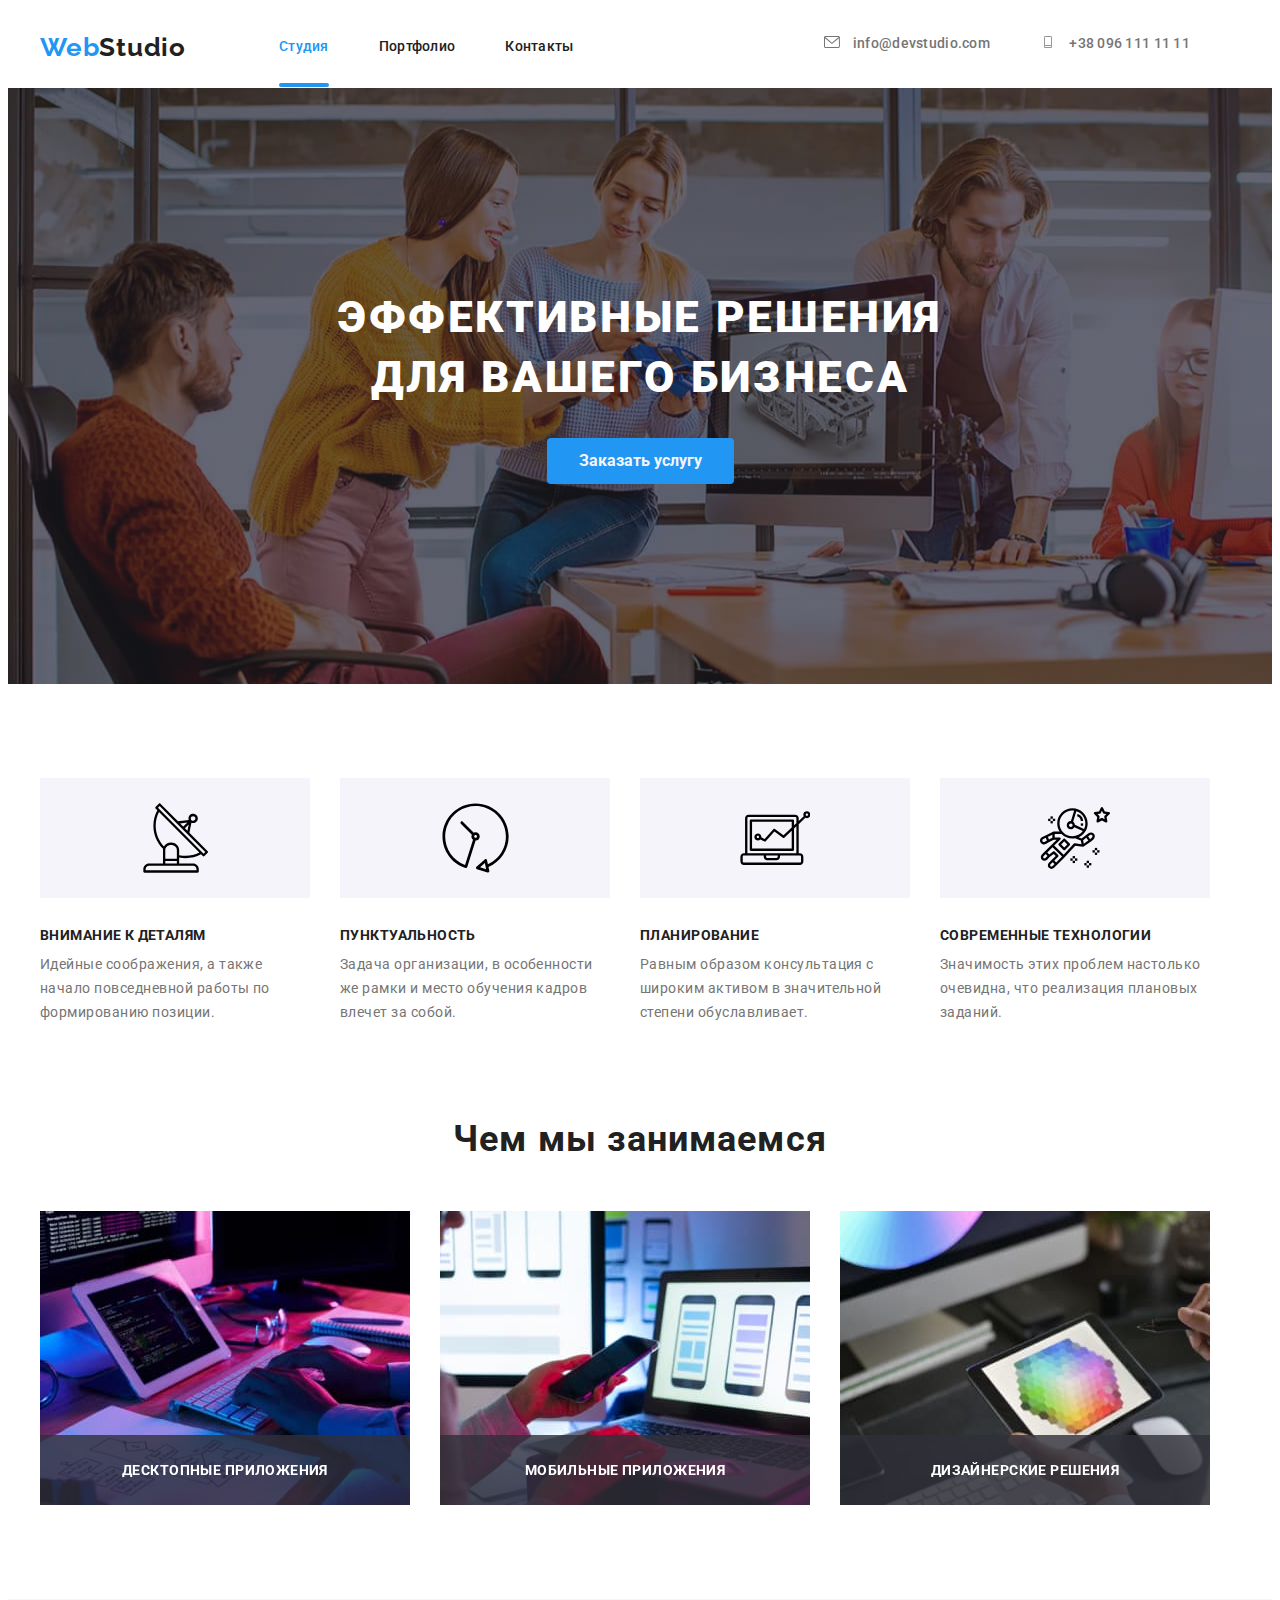
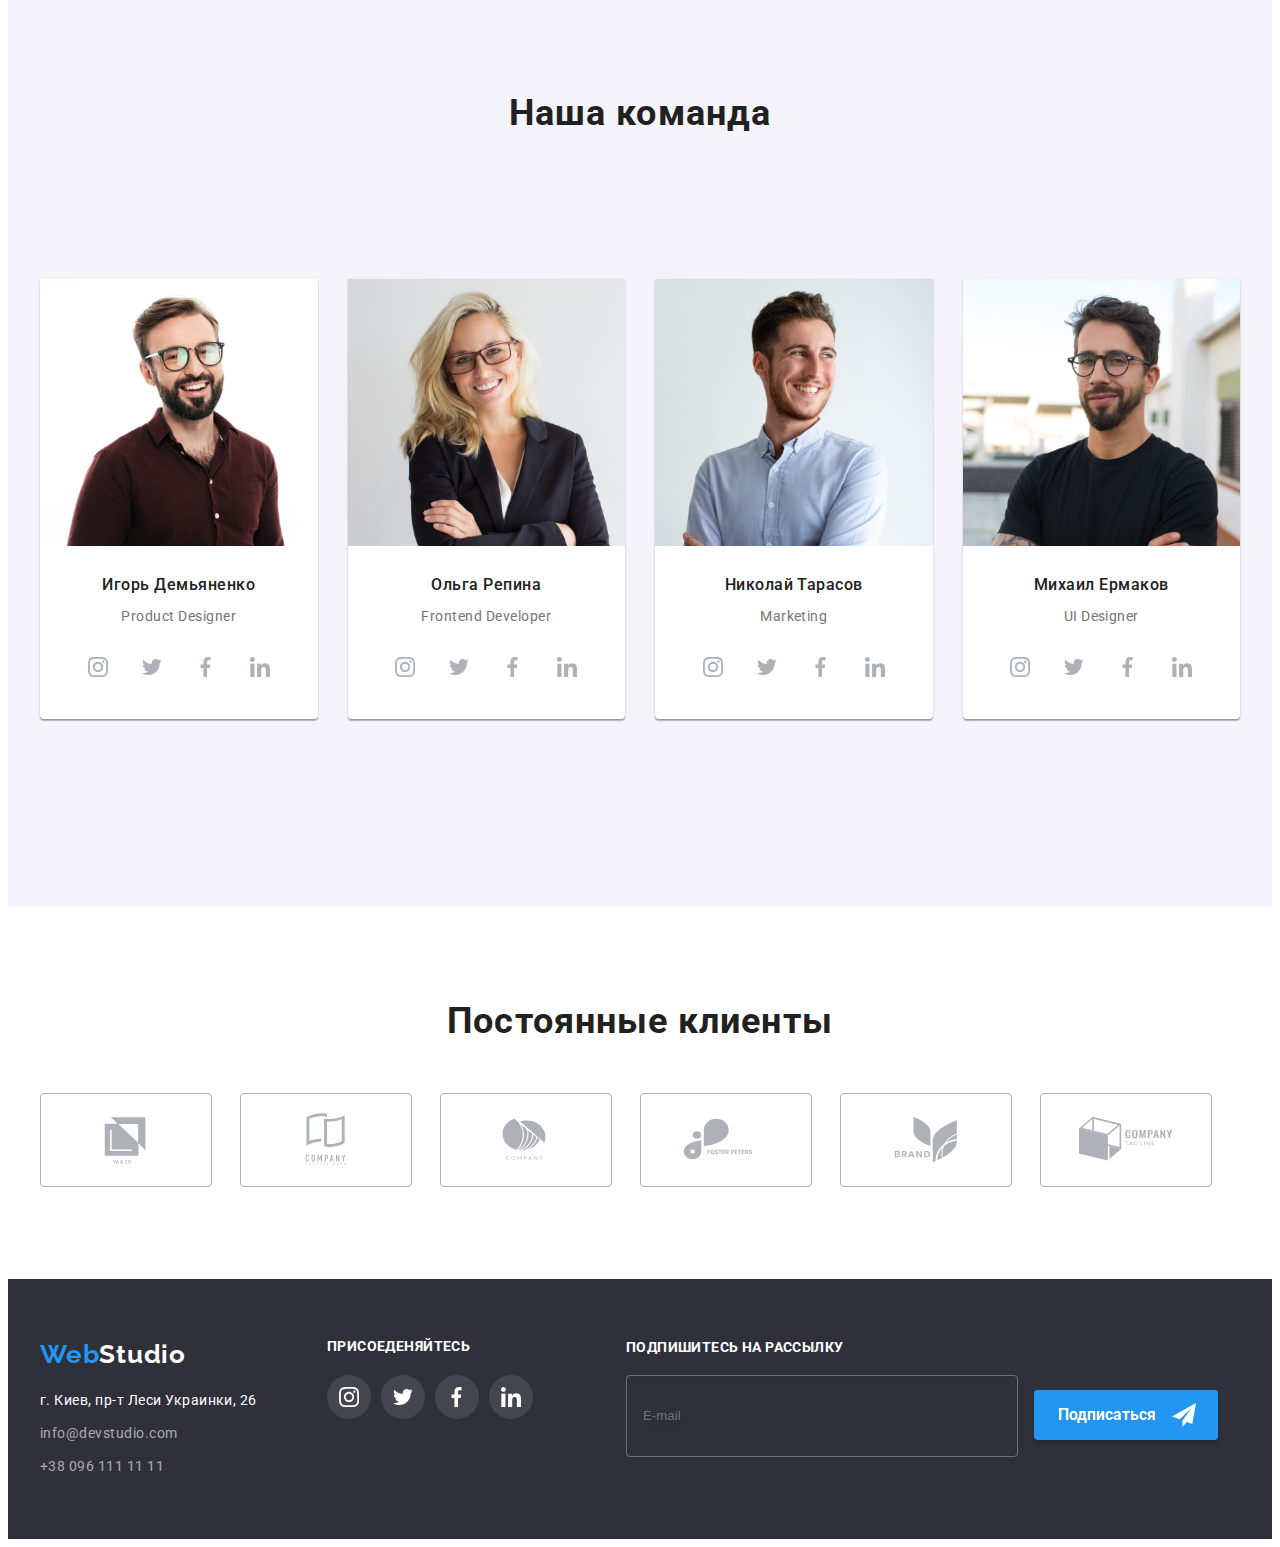
<file: index.html>
<!DOCTYPE html>
<html lang="ru">
  <head>
    <meta charset="UTF-8" />
    <meta http-equiv="X-UA-Compatible" content="IE=edge" />
    <meta name="viewport" content="width=device-width, initial-scale=1.0" />
    <title>WebStudio</title>
    <link rel="preconnect" href="https://fonts.googleapis.com" />
    <link rel="preconnect" href="https://fonts.gstatic.com" crossorigin />
    <link href="https://fonts.googleapis.com/css2?family=Raleway:wght@700&family=Roboto:wght@400;500;700;900&display=swap" rel="stylesheet" />
    <link
      rel="stylesheet"
      href="https://cdnjs.cloudflare.com/ajax/libs/modern-normalize/1.1.0/modern-normalize.min.css"
      integrity="sha512-wpPYUAdjBVSE4KJnH1VR1HeZfpl1ub8YT/NKx4PuQ5NmX2tKuGu6U/JRp5y+Y8XG2tV+wKQpNHVUX03MfMFn9Q=="
      crossorigin="anonymous"
      referrerpolicy="no-referrer"
    />
    <link rel="stylesheet" href="./css/main.css" />
    <link rel="stylesheet" href="./css/styles.css" />
  </head>
  <body class="page">
    <!-- шапка-->
    <header class="header-section">
      <div class="container header__container">
        <nav class="nav">
          <a href="index.html" class="logo header-logo">Web<span class="logo__style logo__style--black">Studio</span></a>
          <ul class="nav-site">
            <li class="nav-site__list">
              <a class="nav-site__item-current" href="index.html">Студия </a>
            </li>
            <li class="nav-site__list">
              <a class="nav__site-item" href="./portfolio.html"> Портфолио </a>
            </li>
            <li class="nav-site__list">
              <a class="nav__site-item" href=""> Контакты </a>
            </li>
          </ul>
        </nav>
        <ul class="auth-nav">
          <li class="auth-nav__list">
            <a class="auth-nav__link" href="mailto:info@devstudio.com">
              <svg class="auth-nav__icon">
                <use href="./images/icons.svg#icon-envelope"></use>
              </svg>
              info@devstudio.com</a>
          </li>
          <li>
            <a class="auth-nav__link" href="tel:+380961111111">
              <svg class="auth-nav__icon">
                <use href="./images/icons.svg#icon-Vector-5"></use>
              </svg>
              +38 096 111 11 11</a>
          </li>
        </ul>
      </div>
    </header>
    <main>
      <!--Герой-->
      <section class="hero overlay">
        <div class="container">
          <h1 class="hero-tittle">Эффективные решения для вашего бизнеса</h1>
          <button data-modal-open type="button" class="button-main">Заказать услугу</button>
          <div data-modal class="backdrop is-hidden">
            <div class="modal">
              <button data-modal-close class="close-btn">
                <svg class="close-btn-icon">
                  <use href="./images/icons.svg#icon-Vector-7"></use>
                </svg>
              </button>
              <p class="modal-tittle">Оставьте свои данные, мы вам перезвоним</p>
              <form class="modal-form">
                <label class="modal-label"
                  >Имя
                  <input type="text" class="modal-input" />
                  <svg class="modal-input-icon">
                    <use href="./images/icons.svg#icon-user"></use>
                  </svg>
                </label>

                <label class="modal-label"
                  >Телефон
                  <input type="tel" class="modal-input" />
                  <svg class="modal-input-icon">
                    <use href="./images/icons.svg#icon-mail"></use></svg></label>
                <label class="modal-label"
                  >Почта
                  <input type="email" class="modal-input" />
                  <svg class="modal-input-icon">
                    <use href="./images/icons.svg#icon-Vector-9"></use>
                  </svg>
                </label>
                <label class="modal-label"
                  >Комментарий
                  <textarea class="modal-text" placeholder="Введите текст"></textarea>
                </label>

                <input type="checkbox" id="input-check" class="input-check visually-hidden" />
                <label for="input-check" class="check-text">
                  <span>
                    <svg class="icon-check">
                      <use href="./images/icons.svg#icon-check"></use>
                    </svg>
                  </span>
                  Соглашаюсь с рассылкой и принимаю &#160; <a class="policy-link" href="">Условия договора</a>
                </label>
              </form>
              <button class="btn-submit" type="submit">Отправить</button>
            </div>
          </div>
        </div>
      </section>
      <!-- Преимущества -->
      <section class="feature-section">
        <div class="container">
          <ul class="features">
            <li class="features__item features-right">
              <div class="features__icon">
                <svg class="features__icon-1">
                  <use href="./images/icons.svg#icon-1"></use>
                </svg>
              </div>
              <h3 class="features__tittle">Внимание к деталям</h3>
              <p class="features__list">Идейные соображения, а также начало повседневной работы по формированию позиции.</p>
            </li>
            <li class="features__item features-right">
              <div class="features__icon">
                <svg class="features__icon-2">
                  <use href="./images/icons.svg#icon-2"></use>
                </svg>
              </div>
              <h3 class="features__tittle">Пунктуальность</h3>
              <p class="features__list">Задача организации, в особенности же рамки и место обучения кадров влечет за собой.</p>
            </li>
            <li class="features__item features-right">
              <div class="features__icon">
                <svg class="features__icon-3">
                  <use href="./images/icons.svg#icon-3"></use>
                </svg>
              </div>
              <h3 class="features__tittle">Планирование</h3>
              <p class="features__list">Равным образом консультация с широким активом в значительной степени обуславливает.</p>
            </li>
            <li class="features__item features-right">
              <div class="features__icon">
                <svg class="features__icon-4">
                  <use href="./images/icons.svg#icon-4"></use>
                </svg>
              </div>
              <h3 class="features__tittle">Современные технологии</h3>
              <p class="features__list">Значимость этих проблем настолько очевидна, что реализация плановых заданий.</p>
            </li>
          </ul>
        </div>
      </section>
      <!--род деятельности-->
      <section class="product-section">
        <div class="container">
          <h2 class="product__tittle">Чем мы занимаемся</h2>
          <ul class="products">
            <li class="products__list products-right">
              <img src="./images/img.jpg" alt="написание кода" width="370" />
              <div class="products__text">
                <p class="products__submenu">Десктопные приложения</p>
              </div>
            </li>
            <li class="products__list products-right">
              <img src="./images/img2.jpg" alt="адаптирование под мобильную версию" width="370" />
              <div class="products__text">
                <p class="products__submenu">Мобильные приложения</p>
              </div>
            </li>
            <li class="products__list products-right">
              <img src="./images/img3.jpg" alt="цветовая палитра" width="370" />
              <div class="products__text">
                <p class="products__submenu">Дизайнерские решения</p>
              </div>
            </li>
          </ul>
        </div>
      </section>
      <!--Команда-->
      <section class="team">
        <div class="container">
          <h2 class="team__tittle">Наша команда</h2>
          <ul class="team">
            <li class="team__list team-right">
              <img src="./images/img2/img-2.jpg" alt="дизайнер продукта" width="270" />
              <div class="class">
                <h3 class="team__name">Игорь Демьяненко</h3>
                <p class="team__submenu">Product Designer</p>
                <ul class="social">
                  <li class="list__social social-right">
                    <a href="" class="team__link social-link">
                      <svg class="team__icon">
                        <use href="./images/icons.svg#icon-instagram-2"></use></svg></a>
                  </li>
                  <li class="list__social social-right">
                    <a href="" class="team__link social-link">
                      <svg class="team__icon">
                        <use href="./images/icons.svg#icon-Ellipse"></use></svg></a>
                  </li>
                  <li class="list__social social-right">
                    <a href="" class="team__link social-link">
                      <svg class="team__icon">
                        <use href="./images/icons.svg#icon-Ellipse-2"></use></svg></a>
                  </li>
                  <li class="list__social social-right">
                    <a href="" class="team__link social-link">
                      <svg class="team__icon">
                        <use href="./images/icons.svg#icon-Ellipse-3"></use></svg></a>
                  </li>
                </ul>
              </div>
            </li>
            <li class="team__list team-right">
              <img src="./images/img2/img2-2.jpg" alt="разработчик" width="270" />
              <div class="class">
                <h3 class="team__name">Ольга Репина</h3>
                <p class="team__submenu">Frontend Developer</p>
                <ul class="social">
                  <li class="list__social social-right">
                    <a href="" class="team__link social-link">
                      <svg class="team__icon">
                        <use href="./images/icons.svg#icon-instagram-2"></use></svg></a>
                  </li>
                  <li class="list__social social-right">
                    <a href="" class="team__link social-link">
                      <svg class="team__icon">
                        <use href="./images/icons.svg#icon-Ellipse"></use></svg></a>
                  </li>
                  <li class="list__social social-right">
                    <a href="" class="team__link social-link">
                      <svg class="team__icon">
                        <use href="./images/icons.svg#icon-Ellipse-2"></use></svg></a>
                  </li>
                  <li class="list__social social-right">
                    <a href="" class="team__link social-link">
                      <svg class="team__icon">
                        <use href="./images/icons.svg#icon-Ellipse-3"></use></svg></a>
                  </li>
                </ul>
              </div>
            </li>
            <li class="team__list team-right">
              <img src="./images/img2/img3-2.jpg" alt="Маркетинг" width="270" />
              <div class="class">
                <h3 class="team__name">Николай Тарасов</h3>
                <p class="team__submenu">Marketing</p>
                <ul class="social">
                  <li class="list__social social-right">
                    <a href="" class="social-link team__link ">
                      <svg class="team__icon">
                        <use href="./images/icons.svg#icon-instagram-2"></use></svg></a>
                  </li>
                  <li class="list__social social-right">
                    <a href="" class="team__link social-link">
                      <svg class="team__icon">
                        <use href="./images/icons.svg#icon-Ellipse"></use></svg></a>
                  </li>
                  <li class="list__social social-right">
                    <a href="" class="team__link social-link">
                      <svg class="team__icon">
                        <use href="./images/icons.svg#icon-Ellipse-2"></use></svg></a>
                  </li>
                  <li class="list__social social-right">
                    <a href="" class="team__link social-link">
                      <svg class="team__icon">
                        <use href="./images/icons.svg#icon-Ellipse-3"></use></svg></a>
                  </li>
                </ul>
              </div>
            </li>
            <li class="team__list team-right">
              <img src="./images/img2/img4.jpg" alt="дизайнер" width="270" />
              <div class="class">
                <h3 class="team__name">Михаил Ермаков</h3>
                <p class="team__submenu">UI Designer</p>
                <ul class="social">
                  <li class="list__social social-right">
                    <a href="" class="team__link social-link">
                      <svg class="team__icon">
                        <use href="./images/icons.svg#icon-instagram-2"></use></svg></a>
                  </li>
                  <li class="list__social social-right">
                    <a href="" class="team__link social-link">
                      <svg class="team__icon">
                        <use href="./images/icons.svg#icon-Ellipse"></use></svg></a>
                  </li>
                  <li class="list__social social-right">
                    <a href="" class="team__link social-link">
                      <svg class="team__icon">
                        <use href="./images/icons.svg#icon-Ellipse-2"></use></svg></a>
                  </li>
                  <li class="list__social social-right">
                    <a href="" class="team__link social-link">
                      <svg class="team__icon">
                        <use href="./images/icons.svg#icon-Ellipse-3"></use></svg></a>
                  </li>
                </ul>
              </div>
            </li>
          </ul>
        </div>
      </section>
      <!-- Clients -->

      <section class="clients">
        <div class="container">
          <h2 class="clients__tittle">Постоянные клиенты</h2>
          <ul class="clients__icons">
            <li class="clients__list">
              <a href="" class="clients__link">
                <svg class="clients__icon">
                  <use href="./images/icons.svg#icon-Logo"></use>
                </svg>
              </a>
            </li>
            <li class="clients__list">
              <a href="" class="clients__link">
                <svg class="clients__icon">
                  <use href="./images/icons.svg#icon-Logo-2"></use>
                </svg>
              </a>
            </li>
            <li class="clients__list">
              <a href="" class="clients__link">
                <svg class="clients__icon">
                  <use href="./images/icons.svg#icon-Logo-3"></use>
                </svg>
              </a>
            </li>
            <li class="clients__list">
              <a href="" class="clients__link">
                <svg class="clients__icon">
                  <use href="./images/icons.svg#icon-Logo4"></use>
                </svg>
              </a>
            </li>
            <li class="clients__list">
              <a href="" class="clients__link">
                <svg class="clients__icon">
                  <use href="./images/icons.svg#icon-Logo-5"></use>
                </svg>
              </a>
            </li>
            <li class="clients__list">
              <a href="" class="clients__link">
                <svg class="clients__icon">
                  <use href="./images/icons.svg#icon-Logo-6"></use>
                </svg>
              </a>
            </li>
          </ul>
        </div>
      </section>
    </main>


    <!--Подвал-->
    <footer class="footer-section">
      <div class="container fotter-container">
        <div class="fotter">
          <a href="index.html" class="logo ">Web<span class="logo__style logo__style--white">Studio</span></a>
          <address class="adress-section">г. Киев, пр-т Леси Украинки, 26</address>
          <ul>
            <li class="link-item">
              <a class="link-footer" href="mailto:info@devstudio.com"> info@devstudio.com</a>
            </li>
            <li class="link-item">
              <a class="link-footer" href="tel:+380961111111"> +38 096 111 11 11</a>
            </li>
          </ul>
        </div>
        <div class="footer-link">
          <p class="footer-item">ПРИСОЕДЕНЯЙТЕСЬ</p>
          <ul class="social">
                  <li class="list__social social-right">
                    <a href="" class="social-link footer__link ">
                      <svg class="team__icon">
                        <use href="./images/icons.svg#icon-instagram-2"></use></svg></a>
                  </li>
                  <li class="list__social social-right">
                    <a href="" class="footer__link social-link">
                      <svg class="team__icon">
                        <use href="./images/icons.svg#icon-Ellipse"></use></svg></a>
                  </li>
                  <li class="list__social social-right">
                    <a href="" class="footer__link social-link">
                      <svg class="team__icon">
                        <use href="./images/icons.svg#icon-Ellipse-2"></use></svg></a>
                  </li>
                  <li class="list__social social-right">
                    <a href="" class="footer__link social-link">
                      <svg class="team__icon">
                        <use href="./images/icons.svg#icon-Ellipse-3"></use></svg></a>
                  </li>
                </ul>
        </div>
        <div>
          <form class="form">
            <label class="form__submit"> Подпишитесь на рассылку </label>
            <input class="form__item" placeholder="E-mail" type="email" name="email" />
            <button class="form__btn" type="submit">
              Подписаться
              <div>
                <svg class="form__send">
                  <use href="./images/icons.svg#icon-icon-send"></use>
                </svg>
              </div>
            </button>
          </form>
        </div>
      </div>
    </footer>
    <script src="./js/modal.js"></script>
  </body>
</html>
</file>
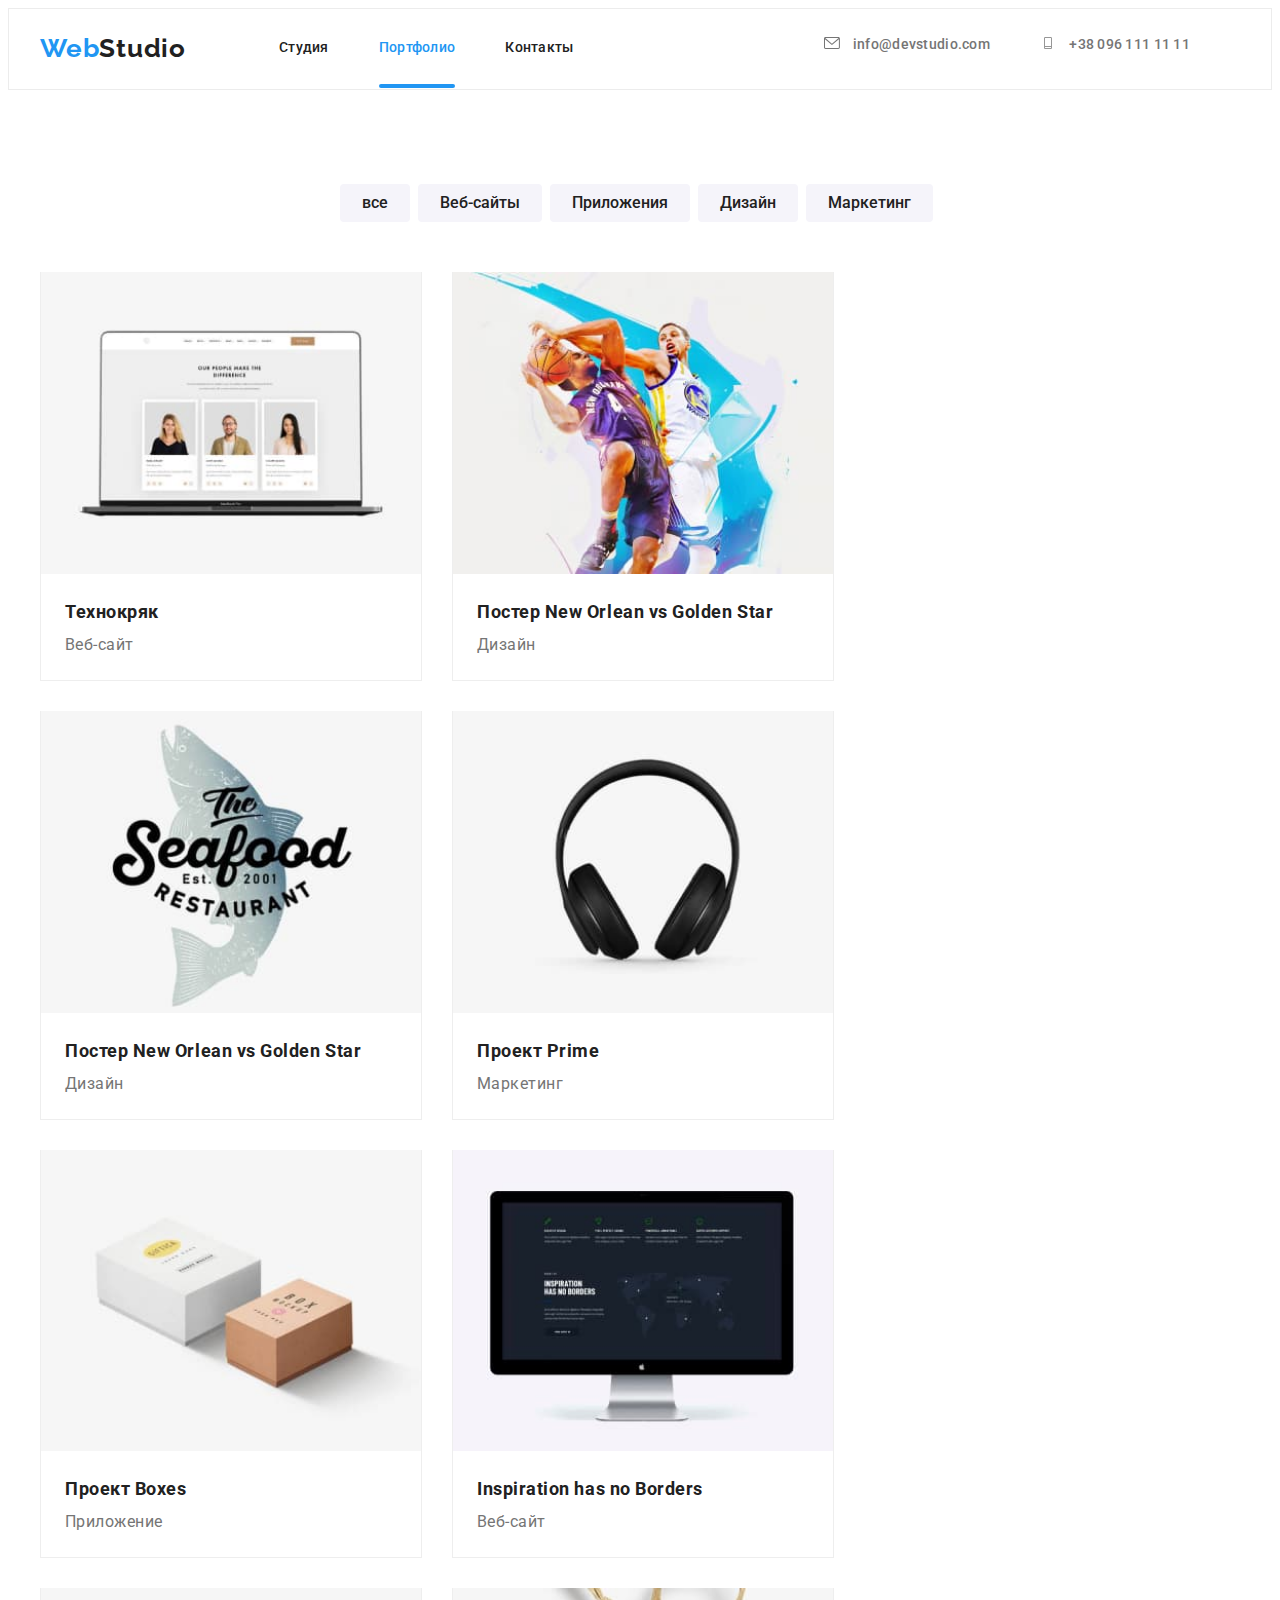
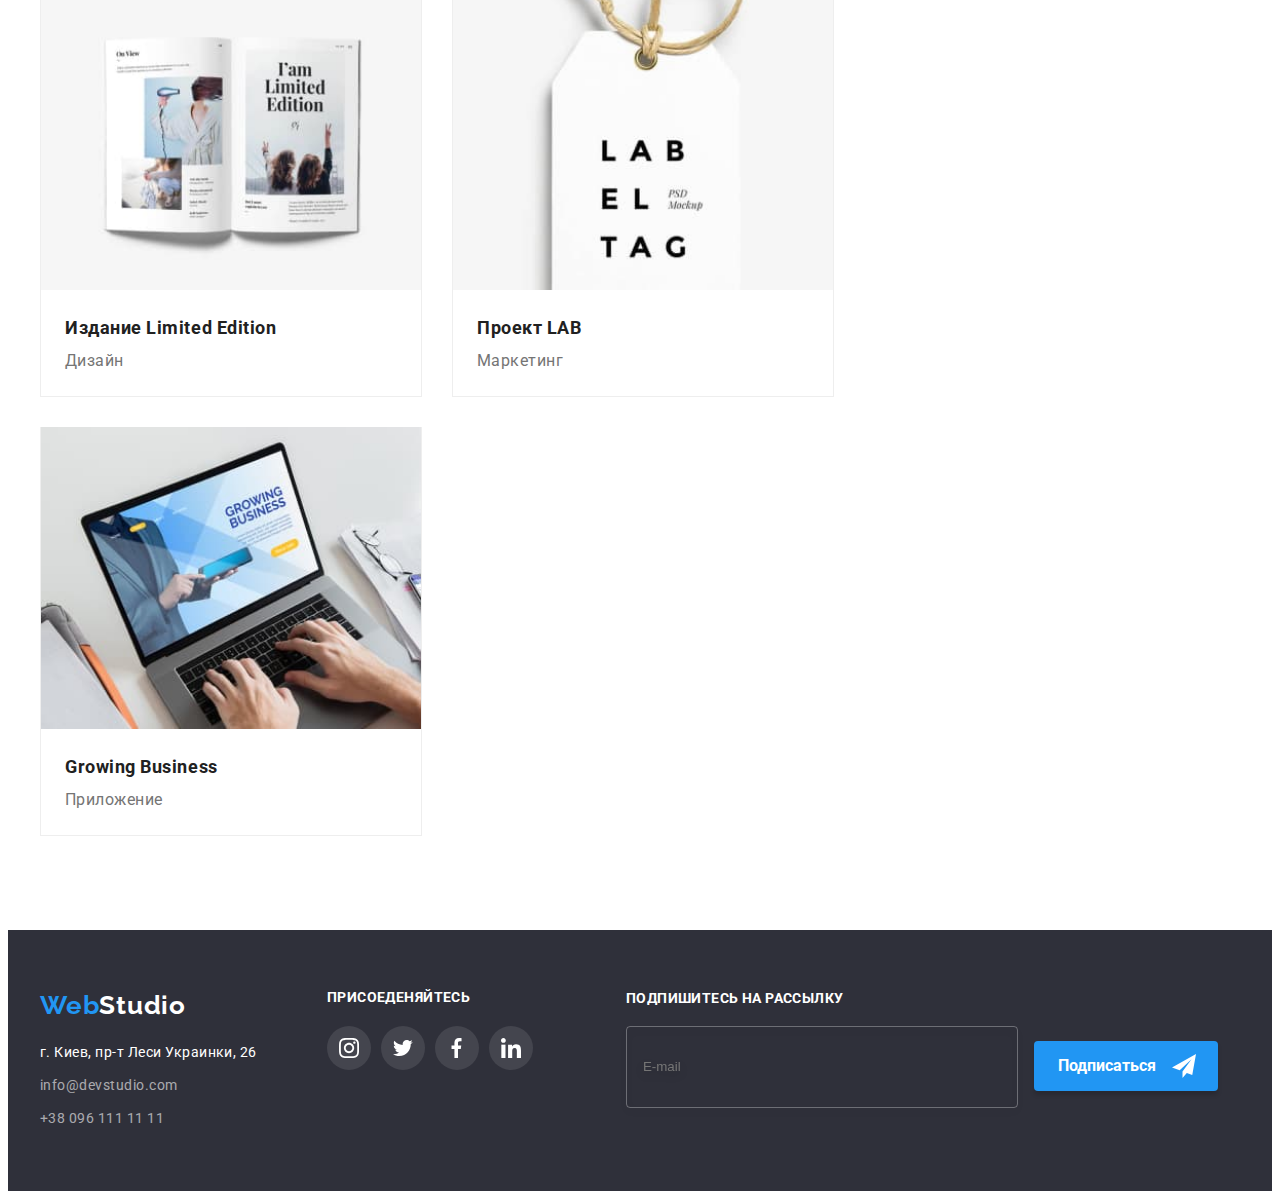
<file: portfolio.html>
<!DOCTYPE html>
<html lang="ru">
  <head>
    <meta charset="UTF-8" />
    <meta http-equiv="X-UA-Compatible" content="IE=edge" />
    <meta name="viewport" content="width=device-width, initial-scale=1.0" />
    <title>WebStudio</title>
    <link rel="preconnect" href="https://fonts.googleapis.com" />
    <link rel="preconnect" href="https://fonts.gstatic.com" crossorigin />
    <link
      href="https://fonts.googleapis.com/css2?family=Raleway:wght@700&family=Roboto:wght@400;500;700;900&display=swap"
      rel="stylesheet"
    />
    <link
      rel="stylesheet"
      href="https://cdnjs.cloudflare.com/ajax/libs/modern-normalize/1.1.0/modern-normalize.min.css"
      integrity="sha512-wpPYUAdjBVSE4KJnH1VR1HeZfpl1ub8YT/NKx4PuQ5NmX2tKuGu6U/JRp5y+Y8XG2tV+wKQpNHVUX03MfMFn9Q=="
      crossorigin="anonymous"
      referrerpolicy="no-referrer"
    />
    <link rel="stylesheet" href="./css/main.css">
    <link rel="stylesheet" href="./css/styles.css" />
  </head>
  <body class="page">
    <!-- header-->
    <header class="header-section-portfolio">
      <div class="container header__container">
        <nav class="nav">
          <a href="index.html" class="logo header-logo">Web<span class="logo__style logo__style--black">Studio</span></a>
          <ul class="nav-site">
            <li class="nav-site__list">
              <a class="nav__site-item" href="index.html">Студия </a>
            </li>
            <li class="nav-site__list">
              <a class="nav-site__item-current" href="./portfolio.html"> Портфолио </a>
            </li>
            <li class="nav-site__list">
              <a class="nav__site-item" href=""> Контакты </a>
            </li>
          </ul>
        </nav>
        <ul class="auth-nav">
          <li class="auth-nav__list">
            <a class="auth-nav__link" href="mailto:info@devstudio.com">
              <svg class="auth-nav__icon">
                <use href="./images/icons.svg#icon-envelope"></use>
              </svg>
              info@devstudio.com</a>
          </li>
          <li>
            <a class="auth-nav__link" href="tel:+380961111111">
              <svg class="auth-nav__icon">
                <use href="./images/icons.svg#icon-Vector-5"></use>
              </svg>
              +38 096 111 11 11</a>
          </li>
        </ul>
      </div>
    </header>
    <main>
      <!-- nav-section-->
      <section class="cards-section">
        <h1 class="visually-hidden">navigation</h1>
        <ul class="nav-class">
          <li><button type="button" class="button-secondary">все</button></li>
          <li>
            <button type="button" class="button-secondary">Веб-сайты</button>
          </li>
          <li>
            <button type="button" class="button-secondary">Приложения</button>
          </li>
          <li>
            <button type="button" class="button-secondary">Дизайн</button>
          </li>
          <li>
            <button type="button" class="button-secondary">Маркетинг</button>
          </li>
        </ul>

        <!-- продукты -->
        <div class="container">
          <ul class="product-section-portfolio">
            <li class="product-item">
              <div class="submenu-wrapper">
                <img src="./images/technokreak.jpg" alt="Технокряк" />
                <p class="submenu">
                  Технокряк это современная площадка распространения
                  коронавируса. Компании используют эту платформу для цифрового
                  шпионажа и атак на защищённые сервера конкурентов.
                </p>
              </div>
              <div class="product-portfolio">
                <h2 class="product-tittle-portfolio">Технокряк</h2>
                <p class="product-list-portfolio">Веб-сайт</p>
              </div>
            </li>
            <li class="product-item">
              <div class="submenu-wrapper">
                <img
                  src="./images/NewOrleanvsGoldenStar.jpg"
                  alt="Постер"
                  width="370"
                />
                <p class="submenu">
                  Технокряк это современная площадка распространения
                  коронавируса. Компании используют эту платформу для цифрового
                  шпионажа и атак на защищённые сервера конкурентов
                </p>
              </div>
              <div class="product-portfolio">
                <h2 class="product-tittle-portfolio">
                  Постер New Orlean vs Golden Star
                </h2>
                <p class="product-list-portfolio">Дизайн</p>
              </div>
            </li>

            <li class="product-item">
              <div class="submenu-wrapper">
                <img src="./images/Seafood.jpg" alt="Ресторан" width="370" />
                <p class="submenu">
                  Технокряк это современная площадка распространения
                  коронавируса. Компании используют эту платформу для цифрового
                  шпионажа и атак на защищённые сервера конкурентов
                </p>
              </div>
              <div class="product-portfolio">
                <h2 class="product-tittle-portfolio">
                  Постер New Orlean vs Golden Star
                </h2>
                <p class="product-list-portfolio">Дизайн</p>
              </div>
            </li>
            <li class="product-item">
              <div class="submenu-wrapper">
                <img src="./images/Prime.jpg" alt="Маркетинг" width="370" />
                <p class="submenu">
                  Технокряк это современная площадка распространения
                  коронавируса. Компании используют эту платформу для цифрового
                  шпионажа и атак на защищённые сервера конкурентов
                </p>
              </div>
              <div class="product-portfolio">
                <h2 class="product-tittle-portfolio">Проект Prime</h2>
                <p class="product-list-portfolio">Маркетинг</p>
              </div>
            </li>

            <li class="product-item">
              <div class="submenu-wrapper">
                <img src="./images/Boxes.jpg" alt="Приложение" width="370" />
                <p class="submenu">
                  Технокряк это современная площадка распространения
                  коронавируса. Компании используют эту платформу для цифрового
                  шпионажа и атак на защищённые сервера конкурентов.
                </p>
              </div>
              <div class="product-portfolio">
                <h2 class="product-tittle-portfolio">Проект Boxes</h2>
                <p class="product-list-portfolio">Приложение</p>
              </div>
            </li>

            <li class="product-item">
              <div class="submenu-wrapper">
                <img
                  src="./images/InspirationhasnoBorders.jpg"
                  alt="Веб-сайт"
                  width="370"
                />
                <p class="submenu">
                  Технокряк это современная площадка распространения
                  коронавируса. Компании используют эту платформу для цифрового
                  шпионажа и атак на защищённые сервера конкурентов
                </p>
              </div>

              <div class="product-portfolio">
                <h2 class="product-tittle-portfolio">
                  Inspiration has no Borders
                </h2>
                <p class="product-list-portfolio">Веб-сайт</p>
              </div>
            </li>

            <li class="product-item">
              <div class="submenu-wrapper">
                <img
                  src="./images/LimitedEdition.jpg"
                  alt="Дизайн"
                  width="370"
                />
                <p class="submenu">
                  Технокряк это современная площадка распространения
                  коронавируса. Компании используют эту платформу для цифрового
                  шпионажа и атак на защищённые сервера конкурентов
                </p>
              </div>
              <div class="product-portfolio">
                <h2 class="product-tittle-portfolio">
                  Издание Limited Edition
                </h2>
                <p class="product-list-portfolio">Дизайн</p>
              </div>
            </li>

            <li class="product-item">
              <div class="submenu-wrapper">
                <img src="./images/LAB.jpg" alt="Маркетинг" width="370" />
                <p class="submenu">
                  Технокряк это современная площадка распространения
                  коронавируса. Компании используют эту платформу для цифрового
                  шпионажа и атак на защищённые сервера конкурентов
                </p>
              </div>
              <div class="product-portfolio">
                <h2 class="product-tittle-portfolio">Проект LAB</h2>
                <p class="product-list-portfolio">Маркетинг</p>
              </div>
            </li>

            <li class="product-item">
              <div class="submenu-wrapper">
                <img
                  src="./images/GrowingBusiness.jpg"
                  alt="Приложение"
                  width="370"
                />
                <p class="submenu">
                  Технокряк это современная площадка распространения
                  коронавируса. Компании используют эту платформу для цифрового
                  шпионажа и атак на защищённые сервера конкурентов
                </p>
              </div>
              <div class="product-portfolio">
                <h2 class="product-tittle-portfolio">Growing Business</h2>
                <p class="product-list-portfolio">Приложение</p>
              </div>
            </li>
          </ul>
        </div>
      </section>
    </main>

    <!--Подвал-->
     <footer class="footer-section">
      <div class="container fotter-container">
        <div class="fotter">
          <a href="index.html" class="logo ">Web<span class="logo__style logo__style--white">Studio</span></a>
          <address class="adress-section">г. Киев, пр-т Леси Украинки, 26</address>
          <ul>
            <li class="link-item">
              <a class="link-footer" href="mailto:info@devstudio.com"> info@devstudio.com</a>
            </li>
            <li class="link-item">
              <a class="link-footer" href="tel:+380961111111"> +38 096 111 11 11</a>
            </li>
          </ul>
        </div>
        <div class="footer-link">
          <p class="footer-item">ПРИСОЕДЕНЯЙТЕСЬ</p>
          <ul class="social">
                  <li class="list__social social-right">
                    <a href="" class="social-link footer__link ">
                      <svg class="team__icon">
                        <use href="./images/icons.svg#icon-instagram-2"></use></svg></a>
                  </li>
                  <li class="list__social social-right">
                    <a href="" class="footer__link social-link">
                      <svg class="team__icon">
                        <use href="./images/icons.svg#icon-Ellipse"></use></svg></a>
                  </li>
                  <li class="list__social social-right">
                    <a href="" class="footer__link social-link">
                      <svg class="team__icon">
                        <use href="./images/icons.svg#icon-Ellipse-2"></use></svg></a>
                  </li>
                  <li class="list__social social-right">
                    <a href="" class="footer__link social-link">
                      <svg class="team__icon">
                        <use href="./images/icons.svg#icon-Ellipse-3"></use></svg></a>
                  </li>
                </ul>
        </div>
        <div>
          <form class="form">
            <label class="form__submit"> Подпишитесь на рассылку </label>
            <input class="form__item" placeholder="E-mail" type="email" name="email" />
            <button class="form__btn" type="submit">
              Подписаться
              <div>
                <svg class="form__send">
                  <use href="./images/icons.svg#icon-icon-send"></use>
                </svg>
              </div>
            </button>
          </form>
        </div>
      </div>
    </footer>
  </body>
</html>
</file>
<file: css/main.css>
:root {
  --primari-background-color: #e5e5e5;
  --primari-accent-color: #2196f3;
  --primari-tittle-color: #212121;
  --primari-text-color: #757575;
  --primari-white-color: #ffffff;
  --primari-hero-color: #2f303a;
  --primari-team-color: #f5f4fa;
  --hover-btn-color: #188ce8;
  --icon-color: #afb1b8;
}

h1,
h2,
h3,
h4,
h5,
h6 {
  margin: 0;
}

img {
  display: block;
  width: 100%;
  height: auto;
}

ul,
p {
  margin: 0;
  padding: 0;
  list-style: none;
}

a,
u {
  text-decoration: none;
}

button {
  cursor: pointer;
}

.page {
  font-family: Roboto, sans-serif;
  letter-spacing: 0.03em;
}

.list {
  padding-top: 0px;
  padding-bottom: 0px;
}

.visually-hidden {
  position: absolute;
  white-space: nowrap;
  width: 1px;
  height: 1px;
  overflow: hidden;
  border: 0;
  padding: 0;
  clip: rect(0 0 0 0);
  clip-path: inset(50%);
  margin: -1px;
}

.backdrop {
  position: fixed;
  top: 0;
  left: 0;
  width: 100%;
  height: 100%;
  background-color: rgba(0, 0, 0, 0.2);
}

.backdrop.is-hidden {
  opacity: 0;
  pointer-events: none;
}

.modal {
  padding: 40px;
  width: 528px;
  height: 581px;
  position: absolute;
  top: 50%;
  left: 50%;
  transform: translate(-50%, -50%);
  background-color: #fff;
  box-shadow: 0px 1px 3px rgba(0, 0, 0, 0.12), 0px 1px 1px rgba(0, 0, 0, 0.14), 0px 2px 1px rgba(0, 0, 0, 0.2);
  border-radius: 4px;
}

.modal-tittle {
  font-family: Roboto;
  font-style: normal;
  font-weight: 700;
  font-size: 20px;
  line-height: 1.15;
  text-align: center;
  letter-spacing: 0.03em;
  color: var(--primari-tittle-color);
  margin-bottom: 12px;
}

.modal-label {
  display: block;
  margin-bottom: 4px;
  position: relative;
  font-family: Roboto;
  font-style: normal;
  font-weight: 400;
  font-size: 12px;
  line-height: 1.16;
  letter-spacing: 0.01em;
  color: var(--primari-text-color);
}

.modal-input {
  width: 100%;
  height: 40px;
  border: 1px solid rgba(33, 33, 33, 0.2);
  border-radius: 4px;
  padding-left: 42px;
  padding-right: 15px;
  background-color: transparent;
  margin-bottom: 10px;
  margin-top: 4px;
}

.modal-input:hover + .modal-input-icon,
.modal-input:focus + .modal-input-icon {
  fill: #2196F3;
}

.modal-input-icon {
  position: absolute;
  left: 15px;
  bottom: 25px;
  width: 12px;
  height: 12px;
  color: var(--primari-tittle-color);
}

.modal-input-icon:hover, .modal-input-icon:focus {
  fill: #2196F3;
}

.modal-text {
  width: 100%;
  height: 120px;
  background-color: transparent;
  border: 1px solid rgba(33, 33, 33, 0.2);
  border-radius: 4px;
  resize: none;
  padding: 12px 16px;
  font-style: normal;
  font-weight: 400;
  font-size: 12px;
  line-height: 14px;
  letter-spacing: 0.01em;
  margin-bottom: 20px;
  margin-top: 4px;
}

.icon-check {
  width: 11px;
  height: 8px;
  border: none;
}

.check-text {
  display: flex;
  align-items: center;
  font-weight: 400;
  font-size: 14px;
  line-height: 1.71;
  letter-spacing: 0.03em;
  position: relative;
  margin-bottom: 30px;
  color: var(--primari-text-color);
}

.check-text span {
  width: 15px;
  height: 15px;
  border: 2px solid #000000;
  border-radius: 2px;
  margin-right: 5px;
  display: flex;
  align-items: center;
  justify-content: center;
}

.icon-check {
  fill: white;
}

.policy-link {
  color: var(--primari-accent-color);
  text-decoration: underline;
}

.input-check {
  margin-bottom: 30px;
}

.input-check:checked + .check-text span {
  background-color: var(--primari-accent-color);
  border: none;
}

.header-section {
  border-color: var(--primari-white-color);
  padding-top: 24px;
  padding-bottom: 25px;
}

.header-section-portfolio {
  border: 1px solid #ececec;
  padding-top: 24px;
  padding-bottom: 25px;
}

.header__container {
  display: flex;
}

.logo {
  color: var(--primari-accent-color);
  font-family: Raleway, sans-serif;
  font-style: normal;
  font-weight: 700;
  font-size: 26px;
  line-height: 1.19;
  letter-spacing: 0.03em;
}

.logo__style--black {
  color: var(--primari-tittle-color);
}

.logo__style--white {
  color: white;
}

.header-logo {
  margin-right: 93px;
}

.nav {
  display: flex;
  align-items: center;
}

.nav-site__list {
  position: relative;
  display: flex;
}

.nav-site__list:not(:last-child) {
  margin-right: 50px;
}

.nav-site {
  display: flex;
}

.nav__site-item {
  font-weight: 500;
  font-size: 14px;
  line-height: 1.14;
  letter-spacing: 0.02em;
  color: var(--primari-tittle-color);
  transition-property: color;
  transition-duration: 250ms;
  transition-timing-function: cubic-bezier(0.4, 0, 0.2, 1);
}

.nav__site-item:hover, .nav__site-item:focus {
  color: var(--primari-accent-color);
}

.nav-site__item-current {
  color: var(--primari-accent-color);
  font-weight: 500;
  font-size: 14px;
  line-height: 1.14;
  letter-spacing: 0.02em;
  transition-property: color;
  transition-duration: 250ms;
  transition-timing-function: cubic-bezier(0.4, 0, 0.2, 1);
}

.nav-site__item-current::after {
  position: absolute;
  content: "";
  display: flex;
  justify-content: center;
  margin-top: 28px;
  width: 100%;
  height: 4px;
  background-color: var(--primari-accent-color);
  border-radius: 2px;
}

.site-nav-portfolio {
  display: flex;
  font-weight: 500;
  font-size: 14px;
  line-height: 1.14;
  letter-spacing: 0.02em;
  color: var(--primari-tittle-color);
  transition-property: background-color;
  transition-duration: 250ms;
  transition-timing-function: cubic-bezier(0.4, 0, 0.2, 1);
}

.auth-nav {
  margin-left: auto;
  display: flex;
  font-weight: 500;
  font-size: 14px;
  line-height: 1.14;
  letter-spacing: 0.02em;
  transition-property: background-color;
  transition-duration: 250ms;
  transition-timing-function: cubic-bezier(0.4, 0, 0.2, 1);
  margin-right: 50px;
}

.auth-nav__icon {
  width: 16px;
  height: 12px;
  margin-right: 10px;
  fill: currentColor;
}

.auth-nav__list {
  transition-property: background-color;
  transition-duration: 250ms;
  transition-timing-function: cubic-bezier(0.4, 0, 0.2, 1);
  margin-right: 50px;
}

.auth-nav__list:hover {
  color: var(--primari-accent-color);
}

.auth-nav__link {
  font-family: Roboto;
  font-style: normal;
  font-weight: 500;
  font-size: 14px;
  line-height: 1.71;
  color: var(--primari-text-color);
  transition-property: color;
  transition-duration: 250ms;
  transition-timing-function: cubic-bezier(0.4, 0, 0.2, 1);
}

.auth-nav__link:hover, .auth-nav__link:focus {
  color: var(--primari-accent-color);
}

.hero {
  padding-top: 200px;
  padding-bottom: 200px;
  font-style: normal;
  font-weight: 900;
  font-size: 44px;
  line-height: 1.36;
  letter-spacing: 0.06em;
  background-color: #2f303a;
}

.hero-tittle {
  display: block;
  margin: 0 auto;
  margin-bottom: 30px;
  max-width: 696px;
  font-style: normal;
  font-weight: 900;
  font-size: 44px;
  line-height: 1.36;
  text-align: center;
  letter-spacing: 0.06em;
  text-transform: uppercase;
  color: var(--primari-white-color);
}

.overlay {
  max-width: 1600px;
  max-height: 600px;
  margin-left: auto;
  margin-right: auto;
  background-image: linear-gradient(to right, rgba(47, 48, 58, 0.4), rgba(47, 48, 58, 0.4)), url(../images/overlay/overlay-hero.jpg);
}

.button-main {
  padding: 10px 32px;
  display: block;
  margin: 0 auto;
  background-color: var(--primari-accent-color);
  color: var(--primari-team-color);
  font-family: Roboto;
  font-size: 16px;
  font-style: normal;
  font-weight: 700;
  line-height: 1.62;
  border: 0;
  border-radius: 4px;
  transition-property: background-color;
  transition-duration: 250ms;
  transition-timing-function: cubic-bezier(0.4, 0, 0.2, 1);
}

.button-main:hover, .button-main:focus {
  background-color: var(--hover-btn-color);
  color: var(--primari-white-color);
  box-shadow: 0px 4px 4px rgba(0, 0, 0, 0.15);
}

.close-btn {
  position: absolute;
  right: 8px;
  top: 8px;
  width: 30px;
  height: 30px;
  display: flex;
  align-items: center;
  justify-content: center;
  border-radius: 50%;
  background: none;
  border: 1px solid rgba(0, 0, 0, 0.1);
}

.close-btn-icon {
  width: 11px;
  height: 11px;
  fill: var(--primari-tittle-color);
}

.close-btn-icon:hover {
  fill: #2196F3;
}

.btn-submit {
  padding: 10px 55px;
  display: block;
  margin: 0 auto;
  background-color: #2196f3;
  color: white;
  box-shadow: 0px 4px 4px rgba(0, 0, 0, 0.15);
  border-radius: 4px;
  border: 0;
  transition-property: background-color;
  transition-duration: 250ms;
  transition-timing-function: cubic-bezier(0.4, 0, 0.2, 1);
  font-family: Roboto;
  font-size: 16px;
  font-style: normal;
  font-weight: 700;
  line-height: 1.87;
}

.btn-submit:hover, .btn-submit:focus {
  background-color: #188CE8;
  color: white;
  box-shadow: 0px 4px 4px rgba(0, 0, 0, 0.15);
  border-radius: 4px;
}

.nav-class {
  display: flex;
  justify-content: center;
  margin-bottom: 50px;
}

.button-secondary {
  padding: 6px 22px;
  display: block;
  margin-right: 8px;
  background-color: #f5f4fa;
  color: var(--primari-tittle-color);
  border-radius: 4px;
  border: 0;
  transition-property: background-color;
  transition-duration: 250ms;
  transition-timing-function: cubic-bezier(0.4, 0, 0.2, 1);
  font-family: Roboto;
  font-size: 16px;
  font-style: normal;
  font-weight: 500;
  line-height: 1.62;
}

.button-secondary:hover, .button-secondary:focus {
  background-color: var(--primari-accent-color);
  color: var(--primari-team-color);
  box-shadow: 0px 4px 4px rgba(0, 0, 0, 0.15);
}

.section {
  padding-top: 47px;
  padding-bottom: 47px;
}

.cards-section {
  padding-top: 94px;
  padding-bottom: 94px;
}

.product-section {
  display: flex;
  padding-bottom: 94px;
}

.feature-section {
  padding-top: 94px;
  padding-bottom: 94px;
}

.features {
  display: flex;
}

.features__list {
  font-family: Roboto;
  font-style: normal;
  font-weight: 400;
  font-size: 14px;
  line-height: 1.71;
  color: var(--primari-text-color);
}

.features__item {
  max-width: 270px;
}

.features-right:not(:last-child) {
  margin-right: 30px;
}

.features__icon {
  width: 270px;
  height: 120px;
  display: flex;
  align-items: center;
  justify-content: center;
  background-color: var(--primari-team-color);
  margin-bottom: 30px;
}

.features__icon-1 {
  width: 65px;
  height: 70px;
}

.features__icon-2 {
  width: 67px;
  height: 70px;
}

.features__icon-3 {
  width: 70px;
  height: 54px;
  align-items: center;
  justify-content: center;
}

.features__icon-4 {
  width: 70px;
  height: 70px;
  align-items: center;
  justify-content: center;
}

.features__tittle {
  margin-bottom: 10px;
  font-family: Roboto;
  font-style: normal;
  font-weight: 700;
  font-size: 14px;
  line-height: 1.14;
  letter-spacing: 0.03em;
  text-transform: uppercase;
  color: var(--primari-tittle-color);
}

.social-link {
  width: 100%;
  height: 100%;
  display: flex;
  align-items: center;
  justify-content: center;
  border-radius: 50%;
  transition-property: background-color;
  transition-duration: 250ms;
  transition-timing-function: cubic-bezier(0.4, 0, 0.2, 1);
}

.social-link:hover, .social-link:focus {
  background-color: var(--primari-accent-color);
}

.container {
  width: 1200px;
  margin-left: auto;
  margin-right: auto;
  padding-left: 15px;
  padding-right: 15px;
}

.products {
  display: flex;
}

.product__tittle {
  margin-bottom: 50px;
  font-family: Roboto;
  font-style: normal;
  font-weight: 700;
  font-size: 36px;
  line-height: 1.16;
  text-align: center;
  letter-spacing: 0.03em;
  color: var(--primari-tittle-color);
}

.products__list {
  position: relative;
}

.products-right:not(:last-child) {
  margin-right: 30px;
}

.products__text {
  position: absolute;
  width: 370px;
  height: 70px;
  background-color: rgba(47, 48, 58, 0.8);
  bottom: 0;
}

.products__submenu {
  position: relative;
  font-weight: 700;
  font-size: 14px;
  line-height: 16px;
  text-align: center;
  letter-spacing: 0.03em;
  text-transform: uppercase;
  color: white;
  padding: 27px 82px;
}

/* portfolio */
.product-section-portfolio {
  display: flex;
  flex-wrap: wrap;
  margin-right: -30px;
  margin-bottom: -30px;
  transition-property: color;
  transition-duration: 250ms;
  transition-timing-function: cubic-bezier(0.4, 0, 0.2, 1);
}

.product-item {
  position: relative;
  flex-basis: calc(100% / 3 - 30px);
  margin-right: 30px;
  margin-bottom: 30px;
  border-bottom: 1px solid #eeeeee;
  border-left: 1px solid #eeeeee;
  border-right: 1px solid #eeeeee;
  transition-property: bacground-color;
  transition-duration: 250ms;
  transition-timing-function: cubic-bezier(0.4, 0, 0.2, 1);
}

.product-item:hover {
  box-shadow: 0px 1px 1px rgba(0, 0, 0, 0.12), 0px 4px 4px rgba(0, 0, 0, 0.06), 1px 4px 6px rgba(0, 0, 0, 0.16);
}

.product-item:hover .submenu {
  display: block;
  color: white;
  transform: translateY(0%);
}

.product-tittle-portfolio {
  font-family: Roboto;
  font-style: normal;
  font-weight: 700;
  font-size: 18px;
  line-height: 2;
  letter-spacing: 0.03em;
  color: var(--primari-tittle-color);
}

.product-list-portfolio {
  font-family: Roboto;
  font-style: normal;
  font-weight: 400;
  font-size: 16px;
  line-height: 1.87;
  color: var(--primari-text-color);
}

.product-portfolio {
  padding: 20px 24px;
}

.submenu {
  position: absolute;
  height: 100%;
  background-color: rgba(33, 150, 243, 0.9);
  padding: 63px 24px;
  left: 0;
  top: 0;
  transform: translateY(100%);
  transition: transform 250ms ease;
  font-family: Roboto;
  font-style: normal;
  font-weight: 400;
  font-size: 18px;
  line-height: 1.56;
}

.submenu-wrapper {
  position: relative;
  overflow: hidden;
}

.submenu-link {
  position: relative;
  color: white;
  font-family: Roboto;
  font-style: normal;
  font-weight: 400px;
  font-size: 18px;
  line-height: 28px;
  letter-spacing: 0.03em;
  transition-property: color;
  transition-duration: 250ms;
  transition-timing-function: cubic-bezier(0.4, 0, 0.2, 1);
}

.team {
  padding-top: 94px;
  padding-bottom: 94px;
  background-color: #f5f4fa;
  display: flex;
}

.team__tittle {
  margin-bottom: 50px;
  font-family: Roboto;
  font-style: normal;
  font-weight: 700;
  font-size: 36px;
  line-height: 1.16;
  text-align: center;
  letter-spacing: 0.03em;
  color: var(--primari-tittle-color);
}

.team__submenu {
  font-family: Roboto;
  font-style: normal;
  font-weight: 400;
  font-size: 14px;
  line-height: 1.71;
  color: var(--primari-text-color);
}

.team__name {
  color: var(--primari-tittle-color);
  margin-bottom: 10px;
  font-family: Roboto;
  font-style: normal;
  font-weight: 500;
  font-size: 16px;
  line-height: 1.18;
}

.team__list {
  background-color: #fff;
  text-align: center;
  box-shadow: 0px 1px 3px rgba(0, 0, 0, 0.12), 0px 1px 1px rgba(0, 0, 0, 0.14), 0px 2px 1px rgba(0, 0, 0, 0.2);
  border-radius: 0px 0px 4px 4px;
}

.team-right:not(:last-child) {
  margin-right: 30px;
}

.class {
  padding-top: 30px;
  padding-bottom: 30px;
}

.team__icon {
  transition-property: background-color;
  transition-duration: 250ms;
  transition-timing-function: cubic-bezier(0.4, 0, 0.2, 1);
  width: 20px;
  height: 20px;
  fill: currentColor;
}

.social {
  display: flex;
  margin-top: 16px;
  justify-content: center;
}

.list__social {
  width: 44px;
  height: 44px;
}

.social-right:not(:last-child) {
  margin-right: 10px;
}

.team__link {
  color: var(--icon-color);
  border-radius: 50%;
}

.team__link:hover .team__icon,
.team__link:focus .team__icon {
  color: #ffffff;
}

.clients {
  padding-top: 94px;
  padding-bottom: 94px;
}

.clients__tittle {
  margin-bottom: 50px;
  font-family: Roboto;
  font-style: normal;
  font-weight: 700;
  font-size: 36px;
  line-height: 1.16;
  text-align: center;
  letter-spacing: 0.03em;
  color: var(--primari-tittle-color);
}

.clients__icons {
  display: flex;
}

.clients__icon {
  width: 106px;
  height: 60px;
  margin: 16px 32px;
  fill: currentColor;
  transition: fill 1000ms cubic-bezier(0.4, 0, 0.2, 1);
}

.clients__list {
  width: 170px;
  height: 92px;
  display: block;
  align-items: center;
  justify-content: center;
  margin-right: 30px;
}

.clients__list:last-child {
  margin-right: 0;
}

.clients__link {
  width: 100%;
  height: 100%;
  display: flex;
  align-items: center;
  justify-content: center;
  color: var(--icon-color);
  border: 1px solid #afb1b8;
  border-radius: 4px;
  transition: fill 1000ms cubic-bezier(0.4, 0, 0.2, 1), border-color 1000ms cubic-bezier(0.4, 0, 0.2, 1);
}

.clients__link:hover, .clients__link:focus {
  border-color: var(--primari-accent-color);
}

.clients__link:hover .clients__icon,
.clients__link:focus .clients__icon {
  fill: var(--primari-accent-color);
}

.footer-section {
  padding-top: 60px;
  padding-bottom: 60px;
  background-color: var(--primari-hero-color);
  align-items: baseline;
}

.fotter {
  padding-right: 70px;
}

.adress-section {
  margin-top: 20px;
  margin-bottom: 9px;
  font-family: Roboto;
  font-style: normal;
  font-weight: 400;
  font-size: 14px;
  line-height: 1.71;
  color: var(--primari-white-color);
}

.link {
  font-family: Roboto;
  font-style: normal;
  font-weight: 500;
  font-size: 14px;
  line-height: 1.71;
  color: var(--primari-text-color);
  transition-property: color;
  transition-duration: 250ms;
  transition-timing-function: cubic-bezier(0.4, 0, 0.2, 1);
}

.link:hover, .link:focus {
  color: var(--primari-accent-color);
}

.link-footer {
  font-family: Roboto;
  font-style: normal;
  font-weight: 400;
  font-size: 14px;
  line-height: 1.71;
  color: rgba(255, 255, 255, 0.6);
  transition-property: color;
  transition-duration: 250ms;
  transition-timing-function: cubic-bezier(0.4, 0, 0.2, 1);
}

.link-footer:hover, .link-footer:focus {
  color: var(--primari-accent-color);
}

.link-item:not(:last-child) {
  margin-bottom: 9px;
}

.footer-icons {
  display: flex;
}

.fotter-container {
  display: flex;
}

.footer__icon {
  width: 20px;
  height: 20px;
  fill: white;
}

.footer__link {
  color: white;
  background-color: rgba(255, 255, 255, 0.1);
}

.footer__link:hover, .footer__link:focus {
  border-radius: 50%;
  fill: white;
}

.footer-item {
  margin-bottom: 20px;
  font-family: Roboto;
  font-style: normal;
  font-weight: 700;
  font-size: 14px;
  line-height: 1.14;
  letter-spacing: 0.03em;
  text-transform: uppercase;
  color: var(--primari-white-color);
}

.footer-link {
  padding-right: 93px;
}

.form__submit {
  display: flex;
  flex-direction: column;
  margin-bottom: 20px;
  font-family: Roboto;
  font-style: normal;
  font-weight: 700;
  font-size: 14px;
  line-height: 16px;
  letter-spacing: 0.03em;
  text-transform: uppercase;
  color: white;
}

.form__item {
  border: 1px solid rgba(255, 255, 255, 0.3);
  width: 358px;
  height: 50px;
  padding: 15px 16px;
  filter: drop-shadow(0px 4px 4px rgba(0, 0, 0, 0.15));
  border-radius: 4px;
  color: white;
  background-color: transparent;
  margin-right: 12px;
}

.form__btn {
  position: relative;
  padding-top: 10px;
  padding-bottom: 10px;
  padding-left: 24px;
  padding-right: 62px;
  display: inline-block;
  margin: 0 auto;
  background-color: #2196f3;
  color: white;
  box-shadow: 0px 4px 4px rgba(0, 0, 0, 0.15);
  border-radius: 4px;
  border: 0;
  transition-property: background-color;
  transition-duration: 250ms;
  transition-timing-function: cubic-bezier(0.4, 0, 0.2, 1);
  font-family: Roboto;
  font-size: 16px;
  font-style: normal;
  font-weight: 700;
  line-height: 1.87;
}

.form__send {
  position: absolute;
  display: flex;
  width: 24px;
  height: 24px;
  top: 13px;
  left: 138px;
  fill: white;
}
/*# sourceMappingURL=main.css.map */
</file>
<file: css/styles.css>
/* logo */

/* site nav */



/* list */

/*  hero  */




/* button-secondary */





/* section */


/* feature */

/* CSS Icons */



/* product */



/* team */


/* footer */
.footer-section {
  padding-top: 60px;
  padding-bottom: 60px;
  background-color: var(--primari-hero-color);
  align-items: baseline;
}
.fotter {
  padding-right: 70px;
}
.adress-section {
  margin-top: 20px;
  margin-bottom: 9px;
  font-family: Roboto;
  font-style: normal;
  font-weight: 400;
  font-size: 14px;
  line-height: 1.71;
  color: var(--primari-white-color);
}
.link {
  font-family: Roboto;
  font-style: normal;
  font-weight: 500;
  font-size: 14px;
  line-height: 1.71;
  color: var(--primari-text-color);
  transition-property: color;
  transition-duration: 250ms;
  transition-timing-function: cubic-bezier(0.4, 0, 0.2, 1);
}
.link:hover {
  color: var(--primari-accent-color);
}
.link:focus {
  color: var(--primari-accent-color);
}
.link-footer {
  font-family: Roboto;
  font-style: normal;
  font-weight: 400;
  font-size: 14px;
  line-height: 1.71;
  color: rgba(255, 255, 255, 0.6);
  transition-property: color;
  transition-duration: 250ms;
  transition-timing-function: cubic-bezier(0.4, 0, 0.2, 1);
}
.link-item:not(:last-child) {
  margin-bottom: 9px;
}
.link-footer:hover {
  color: var(--primari-accent-color);
}
.link-footer:focus {
  color: var(--primari-accent-color);
}

.footer-icons {
  display: flex;
}

.fotter-container {
  display: flex;
}

.footer-icon {
  width: 20px;
  height: 20px;
}
.footer-icon-link {
  width: 100%;
  height: 100%;
  align-items: center;
  justify-content: center;
  border-radius: 50%;
  color: var(--primari-white-color);
  background-color: rgba(255, 255, 255, 0.1);
  display: flex;
  transition-property: background-color;
  transition-duration: 250ms;
  transition-timing-function: cubic-bezier(0.4, 0, 0.2, 1);
}
.footer-icon-link:hover,
.footer-icon-link:focus {
  border-radius: 50%;
  background-color: #2196f3;
}
.footer-item {
  margin-bottom: 20px;
  font-family: Roboto;
  font-style: normal;
  font-weight: 700;
  font-size: 14px;
  line-height: 1.14;
  letter-spacing: 0.03em;
  text-transform: uppercase;
  color: var(--primari-white-color);
}

.footer-link{
  padding-right: 93px;
}
/* clients */

.clients {
  padding-top: 94px;
  padding-bottom: 94px;
}

.clients-icons {
  display: flex;
}

.clients-icon {
  width: 106px;
  height: 60px;
  margin: 16px 32px;
  fill: currentColor;
  transition: fill 1000ms cubic-bezier(0.4, 0, 0.2, 1);
}
.clients-list {
  width: 170px;
  height: 92px;
  display: block;
  align-items: center;
  justify-content: center;
  margin-right: 30px;
}
.clients-list:last-child {
  margin-right: 0;
}
.clients-link {
  width: 100%;
  height: 100%;
  display: flex;
  align-items: center;
  justify-content: center;
  color: var(--icon-color);
  border: 1px solid #afb1b8;
  border-radius: 4px;
  transition: fill 1000ms cubic-bezier(0.4, 0, 0.2, 1), border-color 1000ms cubic-bezier(0.4, 0, 0.2, 1);
}
.clients-link:hover,
.clients-link:focus {
  border-color: var(--primari-accent-color);
}
.clients-link:hover .clients-icon,
.clients-link:focus .clients-icon {
  fill: var(--primari-accent-color);
}
  


.email-submit{
  display: flex;
  flex-direction: column;
  margin-bottom: 20px;
  font-family: Roboto;
  font-style: normal;
  font-weight: 700;
font-size: 14px;
line-height: 16px;
letter-spacing: 0.03em;
text-transform: uppercase;
color: white;

}

.email-item{
  border: 1px solid rgba(255, 255, 255, 0.3);
width: 358px;
height: 50px;
padding: 15px 16px;
filter: drop-shadow(0px 4px 4px rgba(0, 0, 0, 0.15));
border-radius: 4px;
  color: white;
  background-color:transparent;
  margin-right: 12px;
}
.footer-btn{
  position: relative;
  padding-top: 10px;
  padding-bottom: 10px;
  padding-left: 24px;
  padding-right: 62px;
  display: inline-block;
  margin: 0 auto;
  background-color: #2196f3;
  color: white;
  box-shadow: 0px 4px 4px rgba(0, 0, 0, 0.15);
  border-radius: 4px;
  border: 0;
  transition-property: background-color;
  transition-duration: 250ms;
  transition-timing-function: cubic-bezier(0.4, 0, 0.2, 1);
  font-family: Roboto;
  font-size: 16px;
  font-style: normal;
  font-weight: 700;
  line-height: 1.87;
}
.icon-send{
  position: absolute;
  display: flex;
  width: 24px;
  height: 24px;
  top:13px;
  left: 138px;
  fill: white;
}
/* overlay */

/* .overlay {
  max-width: 1600px;
  max-height: 600px;
  margin-left: auto;
  margin-right: auto;
  background-image: linear-gradient(to right, rgba(47, 48, 58, 0.4), rgba(47, 48, 58, 0.4)), url(../images/overlay/overlay-hero.jpg);
} */
</file>
